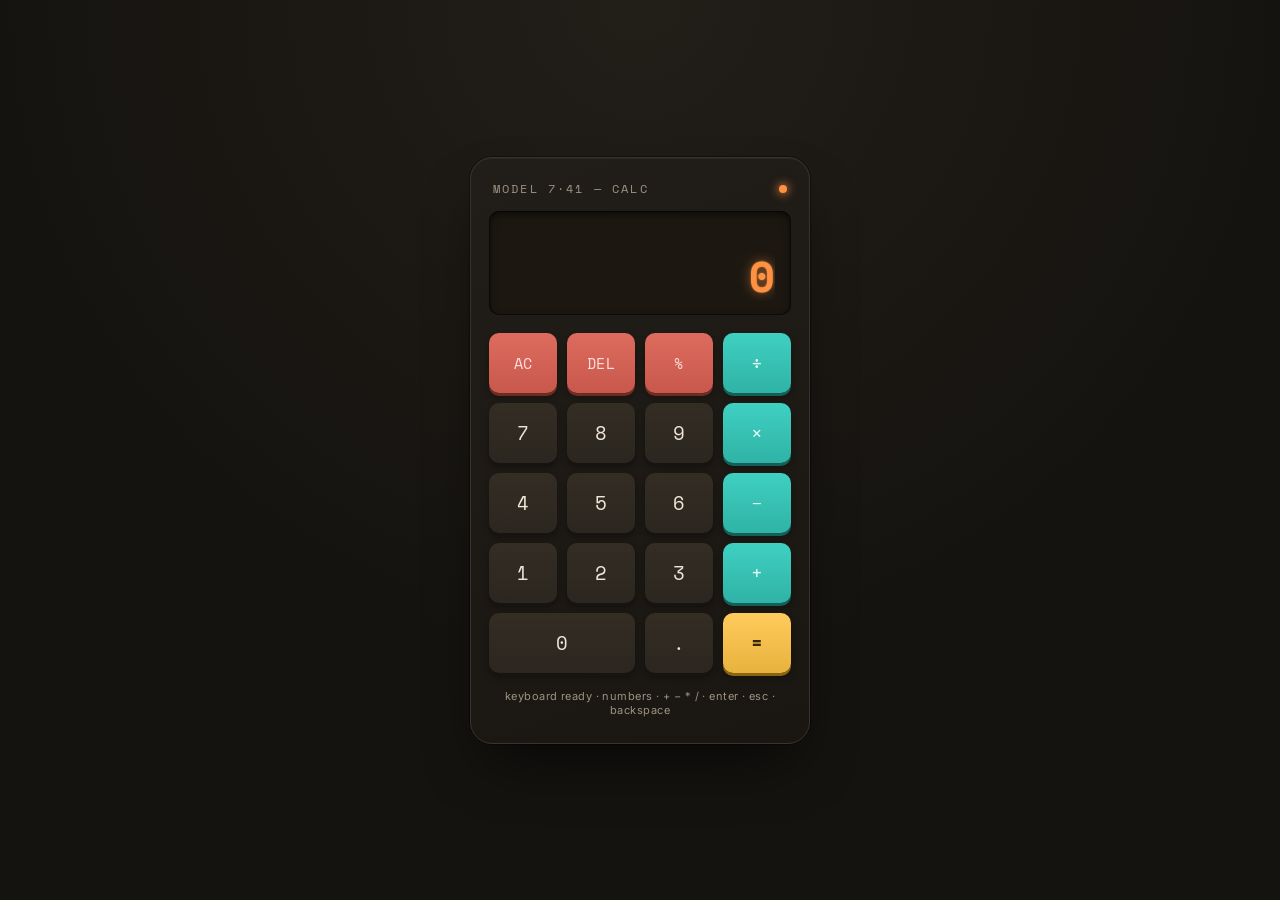
<file: Calculator/index.html>
<!DOCTYPE html>
<html lang="en">
<head>
<meta charset="UTF-8">
<meta name="viewport" content="width=device-width, initial-scale=1.0">
<title>Calculator</title>
<link rel="preconnect" href="https://fonts.googleapis.com">
<link href="https://fonts.googleapis.com/css2?family=Space+Mono:wght@400;700&family=Inter:wght@400;500;600&display=swap" rel="stylesheet">
<link rel="stylesheet" href="style.css">
</head>
<body>

<div class="device">
  <div class="brand">
    <span class="brand-name">Model&nbsp;7&middot;41&nbsp;&mdash; Calc</span>
    <span class="brand-mark" aria-hidden="true"></span>
  </div>

  <div class="screen">
    <div class="screen-expression" id="expression">&nbsp;</div>
    <div class="screen-main" id="display">0</div>
  </div>

  <div class="pad">
    <button class="key-func" data-action="clear">AC</button>
    <button class="key-func" data-action="backspace">DEL</button>
    <button class="key-func" data-action="percent">%</button>
    <button class="key-op" data-op="÷">÷</button>

    <button data-num="7">7</button>
    <button data-num="8">8</button>
    <button data-num="9">9</button>
    <button class="key-op" data-op="×">×</button>

    <button data-num="4">4</button>
    <button data-num="5">5</button>
    <button data-num="6">6</button>
    <button class="key-op" data-op="−">−</button>

    <button data-num="1">1</button>
    <button data-num="2">2</button>
    <button data-num="3">3</button>
    <button class="key-op" data-op="+">+</button>

    <button data-num="0" class="span-2">0</button>
    <button data-action="decimal">.</button>
    <button class="key-equals" data-action="equals">=</button>
  </div>

  <div class="hint">keyboard ready &middot; numbers &middot; + &minus; * / &middot; enter &middot; esc &middot; backspace</div>
</div>

<script src="script.js"></script>
</body>
</html>
</file>
<file: Calculator/style.css>
:root{
  --body-bg:#151310;
  --panel:#211d18;
  --panel-edge:#3a332a;
  --key-face:#2b261f;
  --key-face-hi:#332d24;
  --key-num-text:#efe6d8;
  --key-label:#9c9282;
  --lcd-bg:#1c1811;
  --lcd-inset:#0f0c08;
  --led:#ff9142;
  --led-dim:#7a4a24;
  --op:#2fb3a6;
  --op-active:#3fd0c1;
  --danger:#c9584c;
  --danger-hi:#dd6c5f;
  --equals:#e8b23d;
  --equals-hi:#ffcb5c;
  --radius:10px;
  font-family:"Inter",sans-serif;
}

*{box-sizing:border-box;}

body{
  margin:0;
  min-height:100vh;
  display:flex;
  align-items:center;
  justify-content:center;
  background:
    radial-gradient(circle at 50% 0%, #221e18 0%, var(--body-bg) 60%);
  padding:32px 16px;
}

.device{
  width:340px;
  background:linear-gradient(160deg, var(--panel) 0%, #1a1712 100%);
  border-radius:22px;
  padding:22px 18px 26px;
  border:1px solid var(--panel-edge);
  box-shadow:
    0 30px 60px -20px rgba(0,0,0,0.7),
    0 0 0 1px rgba(0,0,0,0.4),
    inset 0 1px 0 rgba(255,255,255,0.04);
}

.brand{
  display:flex;
  align-items:baseline;
  justify-content:space-between;
  padding:0 4px 14px;
}

.brand-name{
  font-family:"Space Mono",monospace;
  font-size:12px;
  letter-spacing:0.18em;
  color:var(--key-label);
  text-transform:uppercase;
}

.brand-mark{
  width:8px;
  height:8px;
  border-radius:50%;
  background:var(--led);
  box-shadow:0 0 8px 2px rgba(255,145,66,0.6);
}

.screen{
  background:var(--lcd-bg);
  border-radius:var(--radius);
  padding:18px 16px 14px;
  box-shadow:
    inset 0 3px 10px rgba(0,0,0,0.6),
    inset 0 0 0 1px var(--lcd-inset);
  margin-bottom:18px;
  min-height:104px;
  display:flex;
  flex-direction:column;
  justify-content:flex-end;
  overflow:hidden;
}

.screen-expression{
  font-family:"Space Mono",monospace;
  font-size:14px;
  color:var(--led-dim);
  text-align:right;
  min-height:18px;
  letter-spacing:0.02em;
  white-space:nowrap;
  overflow:hidden;
  text-overflow:ellipsis;
  transition:color 0.15s ease;
}

.screen-main{
  font-family:"Space Mono",monospace;
  font-weight:700;
  font-size:42px;
  line-height:1.15;
  color:var(--led);
  text-align:right;
  text-shadow:0 0 12px rgba(255,145,66,0.55), 0 0 2px rgba(255,145,66,0.8);
  white-space:nowrap;
  overflow:hidden;
  text-overflow:ellipsis;
  transition:opacity 0.1s ease;
}

.screen-main.preview{
  color:#c98a52;
  text-shadow:0 0 8px rgba(255,145,66,0.25);
}

.screen-main.error{
  font-size:26px;
  color:var(--danger-hi);
  text-shadow:0 0 10px rgba(221,108,95,0.6);
}

.pad{
  display:grid;
  grid-template-columns:repeat(4, 1fr);
  gap:10px;
}

button{
  font-family:"Space Mono",monospace;
  font-size:19px;
  border:none;
  border-radius:var(--radius);
  padding:16px 0;
  cursor:pointer;
  color:var(--key-num-text);
  background:linear-gradient(180deg, var(--key-face-hi) 0%, var(--key-face) 100%);
  box-shadow:
    0 3px 0 0 #171310,
    0 4px 6px rgba(0,0,0,0.35);
  transition:transform 0.06s ease, box-shadow 0.06s ease, background 0.15s ease;
  -webkit-tap-highlight-color:transparent;
}

button:active,
button.pressed{
  transform:translateY(3px);
  box-shadow:
    0 0 0 0 #171310,
    0 1px 2px rgba(0,0,0,0.35);
}

button:focus-visible{
  outline:2px solid var(--led);
  outline-offset:2px;
}

.key-op{
  color:#e9fbf8;
  background:linear-gradient(180deg, var(--op-active) 0%, var(--op) 100%);
  box-shadow:0 3px 0 0 #145f57, 0 4px 6px rgba(0,0,0,0.35);
}
.key-op:active,.key-op.pressed{ box-shadow:0 0 0 0 #145f57, 0 1px 2px rgba(0,0,0,0.35); }

.key-op.selected{
  background:linear-gradient(180deg, #f4d98a 0%, var(--equals) 100%);
  color:#3a2600;
  box-shadow:0 3px 0 0 #8a6412, 0 4px 6px rgba(0,0,0,0.35);
}

.key-func{
  color:#fbdedb;
  background:linear-gradient(180deg, var(--danger-hi) 0%, var(--danger) 100%);
  box-shadow:0 3px 0 0 #6e2b23, 0 4px 6px rgba(0,0,0,0.35);
  font-size:15px;
  letter-spacing:0.02em;
}
.key-func:active,.key-func.pressed{ box-shadow:0 0 0 0 #6e2b23, 0 1px 2px rgba(0,0,0,0.35); }

.key-equals{
  color:#3a2600;
  background:linear-gradient(180deg, var(--equals-hi) 0%, var(--equals) 100%);
  box-shadow:0 3px 0 0 #8a6412, 0 4px 6px rgba(0,0,0,0.35);
  font-weight:700;
}
.key-equals:active,.key-equals.pressed{ box-shadow:0 0 0 0 #8a6412, 0 1px 2px rgba(0,0,0,0.35); }

.span-2{ grid-column:span 2; }

.hint{
  margin-top:16px;
  text-align:center;
  font-size:11px;
  color:var(--key-label);
  letter-spacing:0.04em;
}

@media (prefers-reduced-motion: reduce){
  button{ transition:none; }
}
</file>
